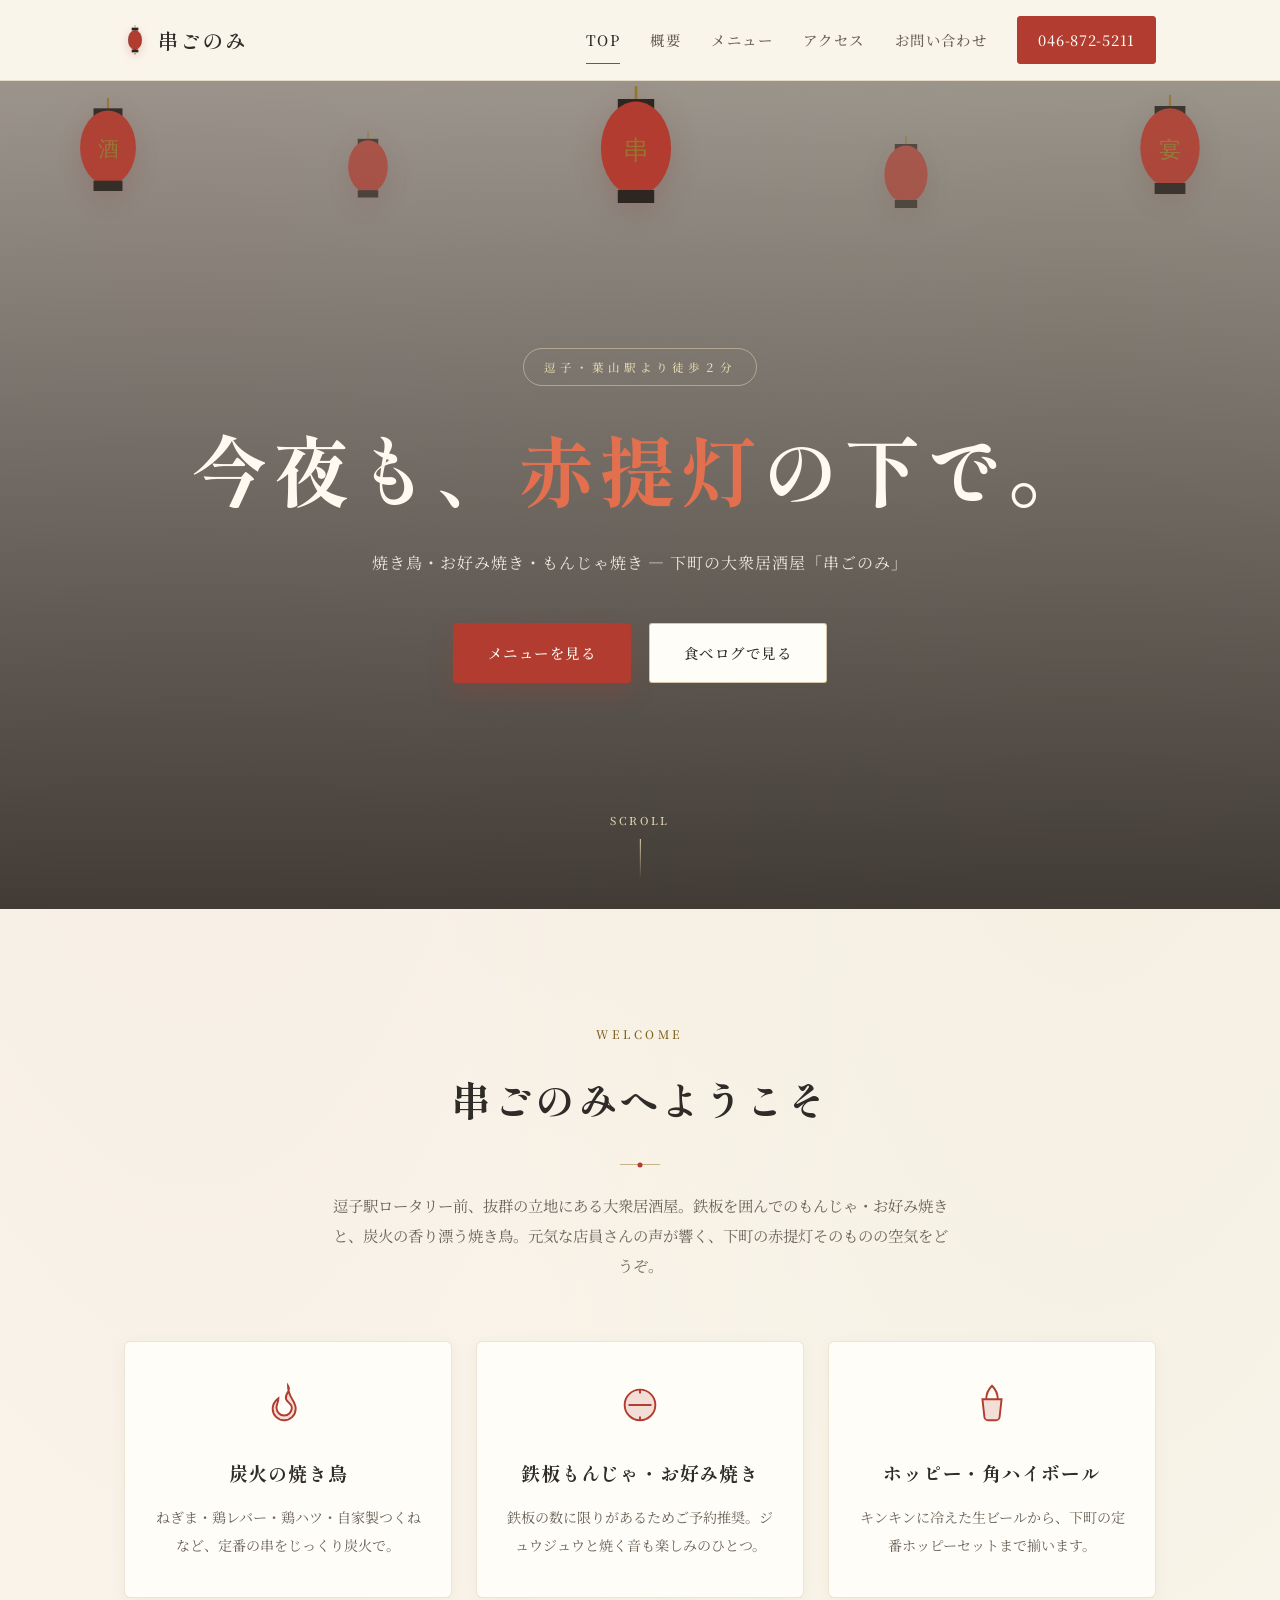
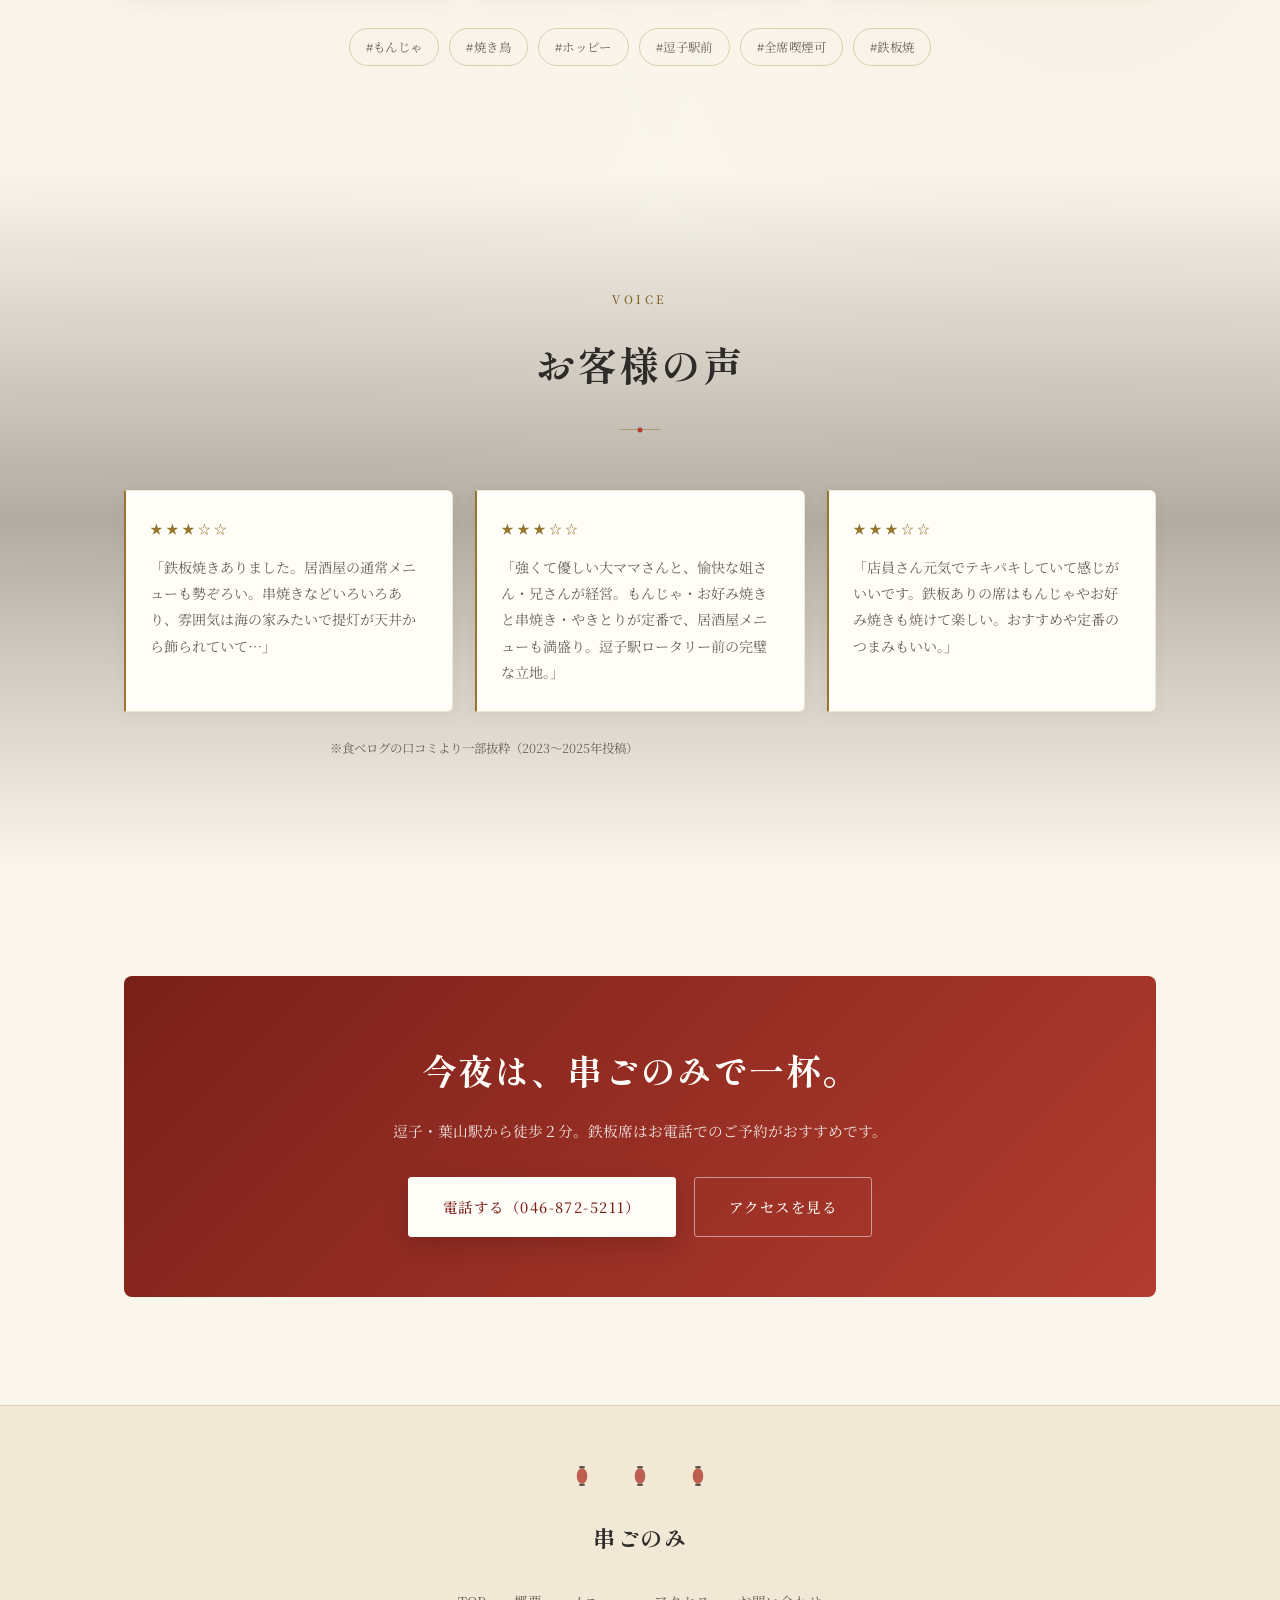
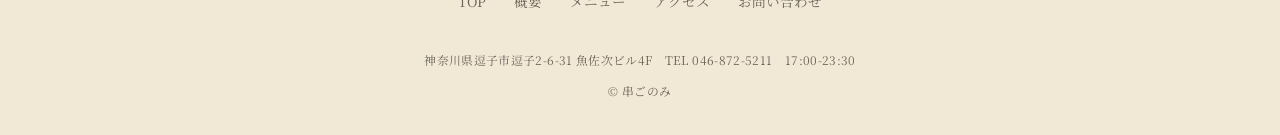
<file: index.html>
<!doctype html>
<html lang="ja">
<head>
<meta charset="UTF-8">
<meta name="viewport" content="width=device-width, initial-scale=1.0">
<title>串ごのみ｜逗子・葉山駅すぐの大衆居酒屋（焼き鳥・お好み焼き・もんじゃ）</title>
<meta name="description" content="逗子・葉山駅から徒歩2分。焼き鳥・お好み焼き・もんじゃが自慢の下町大衆居酒屋「串ごのみ」。赤提灯の灯る店内で、鉄板を囲みながらゆったりと。">
<link rel="icon" href="data:image/svg+xml,%3Csvg xmlns='http://www.w3.org/2000/svg' viewBox='0 0 60 90'%3E%3Cellipse cx='30' cy='45' rx='24' ry='32' fill='%23b23c2f'/%3E%3Crect x='20' y='8' width='20' height='10' fill='%232e2620'/%3E%3Crect x='20' y='72' width='20' height='10' fill='%232e2620'/%3E%3C/svg%3E">
<link rel="stylesheet" href="css/style.css">
</head>
<body>

<div class="noren-curtain"><span></span><span></span><span></span><span></span></div>

<header class="site-header">
  <div class="header-inner">
    <a href="index.html" class="logo">
      <svg class="lantern-mini" viewBox="0 0 60 90" xmlns="http://www.w3.org/2000/svg">
        <line x1="30" y1="0" x2="30" y2="8" stroke="#96762f" stroke-width="2"/>
        <rect x="20" y="8" width="20" height="8" fill="#2e2620"/>
        <ellipse cx="30" cy="45" rx="20" ry="29" fill="#b23c2f"/>
        <ellipse cx="30" cy="45" rx="20" ry="29" fill="none" stroke="#6e1f19" stroke-width="1.5"/>
        <rect x="20" y="74" width="20" height="8" fill="#2e2620"/>
        <path d="M28 84 L32 84 L30 92 Z" fill="#96762f"/>
      </svg>
      串ごのみ
    </a>
    <nav class="nav">
      <a href="index.html">TOP</a>
      <a href="about.html">概要</a>
      <a href="menu.html">メニュー</a>
      <a href="access.html">アクセス</a>
      <a href="contact.html">お問い合わせ</a>
      <a href="tel:0468725211" class="btn-call">046-872-5211</a>
    </nav>
    <button class="hamburger" aria-label="メニュー"><span></span><span></span><span></span></button>
  </div>
</header>

<main>
  <section class="hero has-photo" style="background-image:url('https://images.pexels.com/photos/30277906/pexels-photo-30277906.jpeg?auto=compress&amp;cs=tinysrgb&amp;w=1920');">
    <div class="hero-lanterns">
      <svg class="lantern" viewBox="0 0 60 90"><line x1="30" y1="0" x2="30" y2="10" stroke="#96762f" stroke-width="2"/><rect x="16" y="10" width="28" height="10" fill="#2e2620"/><ellipse cx="30" cy="48" rx="27" ry="36" fill="#b23c2f"/><text x="30" y="56" text-anchor="middle" font-size="20" fill="#96762f" font-family="serif">酒</text><rect x="16" y="80" width="28" height="10" fill="#2e2620"/></svg>
      <svg class="lantern" viewBox="0 0 60 90"><line x1="30" y1="0" x2="30" y2="10" stroke="#96762f" stroke-width="2"/><rect x="16" y="10" width="28" height="10" fill="#2e2620"/><ellipse cx="30" cy="48" rx="27" ry="36" fill="#b23c2f"/><rect x="16" y="80" width="28" height="10" fill="#2e2620"/></svg>
      <svg class="lantern" viewBox="0 0 60 90"><line x1="30" y1="0" x2="30" y2="10" stroke="#96762f" stroke-width="2"/><rect x="16" y="10" width="28" height="10" fill="#2e2620"/><ellipse cx="30" cy="48" rx="27" ry="36" fill="#b23c2f"/><text x="30" y="56" text-anchor="middle" font-size="20" fill="#96762f" font-family="serif">串</text><rect x="16" y="80" width="28" height="10" fill="#2e2620"/></svg>
      <svg class="lantern" viewBox="0 0 60 90"><line x1="30" y1="0" x2="30" y2="10" stroke="#96762f" stroke-width="2"/><rect x="16" y="10" width="28" height="10" fill="#2e2620"/><ellipse cx="30" cy="48" rx="27" ry="36" fill="#b23c2f"/><rect x="16" y="80" width="28" height="10" fill="#2e2620"/></svg>
      <svg class="lantern" viewBox="0 0 60 90"><line x1="30" y1="0" x2="30" y2="10" stroke="#96762f" stroke-width="2"/><rect x="16" y="10" width="28" height="10" fill="#2e2620"/><ellipse cx="30" cy="48" rx="27" ry="36" fill="#b23c2f"/><text x="30" y="56" text-anchor="middle" font-size="20" fill="#96762f" font-family="serif">宴</text><rect x="16" y="80" width="28" height="10" fill="#2e2620"/></svg>
    </div>
    <div class="hero-content">
      <span class="hero-eyebrow">逗子・葉山駅より徒歩２分</span>
      <h1 class="hero-title">今夜も、<span>赤提灯</span>の下で。</h1>
      <p class="hero-sub">焼き鳥・お好み焼き・もんじゃ焼き ― 下町の大衆居酒屋「串ごのみ」</p>
      <div class="hero-actions">
        <a href="menu.html" class="btn btn-primary">メニューを見る</a>
        <a href="https://tabelog.com/kanagawa/A1406/A140602/14063740/" target="_blank" rel="noopener" class="btn btn-outline">食べログで見る</a>
      </div>
    </div>
    <div class="hero-scroll"><span>SCROLL</span><span class="line"></span></div>
  </section>

  <section id="intro">
    <div class="wrap">
      <div class="section-title-wrap reveal">
        <span class="section-eyebrow">Welcome</span>
        <h2 class="section-title">串ごのみへようこそ</h2>
        <div class="divider"></div>
        <p class="section-desc">逗子駅ロータリー前、抜群の立地にある大衆居酒屋。鉄板を囲んでのもんじゃ・お好み焼きと、炭火の香り漂う焼き鳥。元気な店員さんの声が響く、下町の赤提灯そのものの空気をどうぞ。</p>
      </div>

      <div class="grid-3">
        <div class="feature-card reveal">
          <svg class="feature-icon" viewBox="0 0 48 48" fill="none" xmlns="http://www.w3.org/2000/svg">
            <path d="M24 6c4 6-4 8-2 14 1.5 4 6 4 6 9a8 8 0 1 1-16 0c0-4 2-6 2-10-4 3-6 7-6 11a12 12 0 0 0 24 0c0-9-8-11-8-24z" stroke="currentColor" stroke-width="2" fill="rgba(178,60,47,.16)"/>
          </svg>
          <h3>炭火の焼き鳥</h3>
          <p>ねぎま・鶏レバー・鶏ハツ・自家製つくねなど、定番の串をじっくり炭火で。</p>
        </div>
        <div class="feature-card reveal reveal-delay-1">
          <svg class="feature-icon" viewBox="0 0 48 48" fill="none" xmlns="http://www.w3.org/2000/svg">
            <circle cx="24" cy="26" r="16" stroke="currentColor" stroke-width="2" fill="rgba(178,60,47,.16)"/>
            <path d="M12 26h24M24 10v4M24 38v4" stroke="currentColor" stroke-width="2"/>
          </svg>
          <h3>鉄板もんじゃ・お好み焼き</h3>
          <p>鉄板の数に限りがあるためご予約推奨。ジュウジュウと焼く音も楽しみのひとつ。</p>
        </div>
        <div class="feature-card reveal reveal-delay-2">
          <svg class="feature-icon" viewBox="0 0 48 48" fill="none" xmlns="http://www.w3.org/2000/svg">
            <path d="M14 20h20l-2 18a4 4 0 0 1-4 4H20a4 4 0 0 1-4-4l-2-18z" stroke="currentColor" stroke-width="2" fill="rgba(178,60,47,.16)"/>
            <path d="M18 20c0-6 2-10 6-14 4 4 6 8 6 14" stroke="currentColor" stroke-width="2"/>
          </svg>
          <h3>ホッピー・角ハイボール</h3>
          <p>キンキンに冷えた生ビールから、下町の定番ホッピーセットまで揃います。</p>
        </div>
      </div>

      <div class="tag-row reveal">
        <span class="tag">#もんじゃ</span>
        <span class="tag">#焼き鳥</span>
        <span class="tag">#ホッピー</span>
        <span class="tag">#逗子駅前</span>
        <span class="tag">#全席喫煙可</span>
        <span class="tag">#鉄板焼</span>
      </div>
    </div>
  </section>

  <section id="voice" style="background:linear-gradient(180deg, transparent, rgba(46,33,25,.35), transparent);">
    <div class="wrap">
      <div class="section-title-wrap reveal">
        <span class="section-eyebrow">Voice</span>
        <h2 class="section-title">お客様の声</h2>
        <div class="divider"></div>
      </div>
      <div class="quote-strip">
        <div class="quote-card reveal">
          <div class="stars">★★★☆☆</div>
          <p>「鉄板焼きありました。居酒屋の通常メニューも勢ぞろい。串焼きなどいろいろあり、雰囲気は海の家みたいで提灯が天井から飾られていて…」</p>
        </div>
        <div class="quote-card reveal reveal-delay-1">
          <div class="stars">★★★☆☆</div>
          <p>「強くて優しい大ママさんと、愉快な姐さん・兄さんが経営。もんじゃ・お好み焼きと串焼き・やきとりが定番で、居酒屋メニューも満盛り。逗子駅ロータリー前の完璧な立地。」</p>
        </div>
        <div class="quote-card reveal reveal-delay-2">
          <div class="stars">★★★☆☆</div>
          <p>「店員さん元気でテキパキしていて感じがいいです。鉄板ありの席はもんじゃやお好み焼きも焼けて楽しい。おすすめや定番のつまみもいい。」</p>
        </div>
      </div>
      <p class="section-desc reveal" style="margin-top:24px;font-size:.78rem;">※食べログの口コミより一部抜粋（2023〜2025年投稿）</p>
    </div>
  </section>

  <section id="cta">
    <div class="wrap">
      <div class="cta-band reveal">
        <h2>今夜は、串ごのみで一杯。</h2>
        <p>逗子・葉山駅から徒歩２分。鉄板席はお電話でのご予約がおすすめです。</p>
        <div class="hero-actions">
          <a href="tel:0468725211" class="btn btn-primary">電話する（046-872-5211）</a>
          <a href="access.html" class="btn btn-outline">アクセスを見る</a>
        </div>
      </div>
    </div>
  </section>
</main>

<footer class="site-footer">
  <div class="wrap">
    <div class="footer-lanterns">
      <svg class="lantern-mini" viewBox="0 0 60 90"><ellipse cx="30" cy="45" rx="20" ry="29" fill="#b23c2f"/><rect x="20" y="8" width="20" height="8" fill="#2e2620"/><rect x="20" y="74" width="20" height="8" fill="#2e2620"/></svg>
      <svg class="lantern-mini" viewBox="0 0 60 90"><ellipse cx="30" cy="45" rx="20" ry="29" fill="#b23c2f"/><rect x="20" y="8" width="20" height="8" fill="#2e2620"/><rect x="20" y="74" width="20" height="8" fill="#2e2620"/></svg>
      <svg class="lantern-mini" viewBox="0 0 60 90"><ellipse cx="30" cy="45" rx="20" ry="29" fill="#b23c2f"/><rect x="20" y="8" width="20" height="8" fill="#2e2620"/><rect x="20" y="74" width="20" height="8" fill="#2e2620"/></svg>
    </div>
    <div class="footer-logo">串ごのみ</div>
    <nav class="footer-nav">
      <a href="index.html">TOP</a>
      <a href="about.html">概要</a>
      <a href="menu.html">メニュー</a>
      <a href="access.html">アクセス</a>
      <a href="contact.html">お問い合わせ</a>
    </nav>
    <small>神奈川県逗子市逗子2-6-31 魚佐次ビル4F　TEL 046-872-5211　17:00-23:30<br>© 串ごのみ</small>
  </div>
</footer>

<script src="js/main.js"></script>
</body>
</html>
</file>
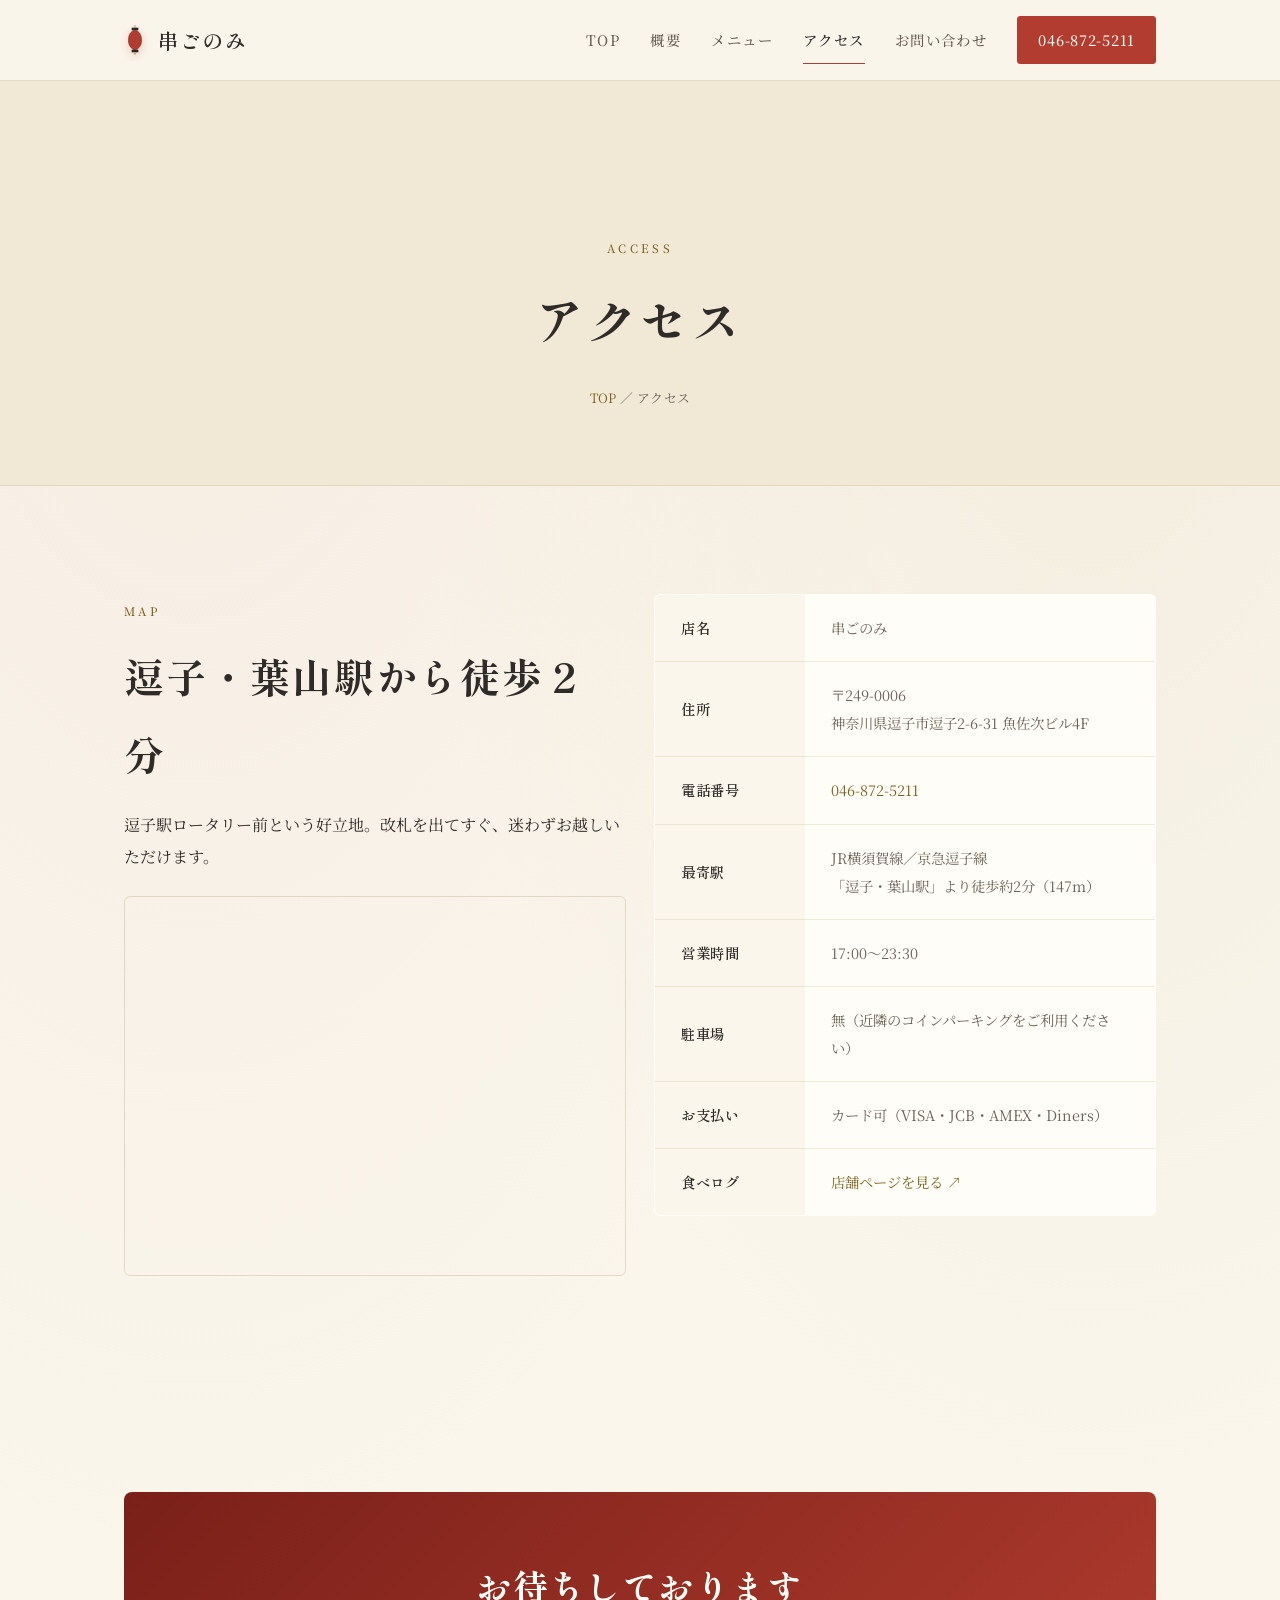
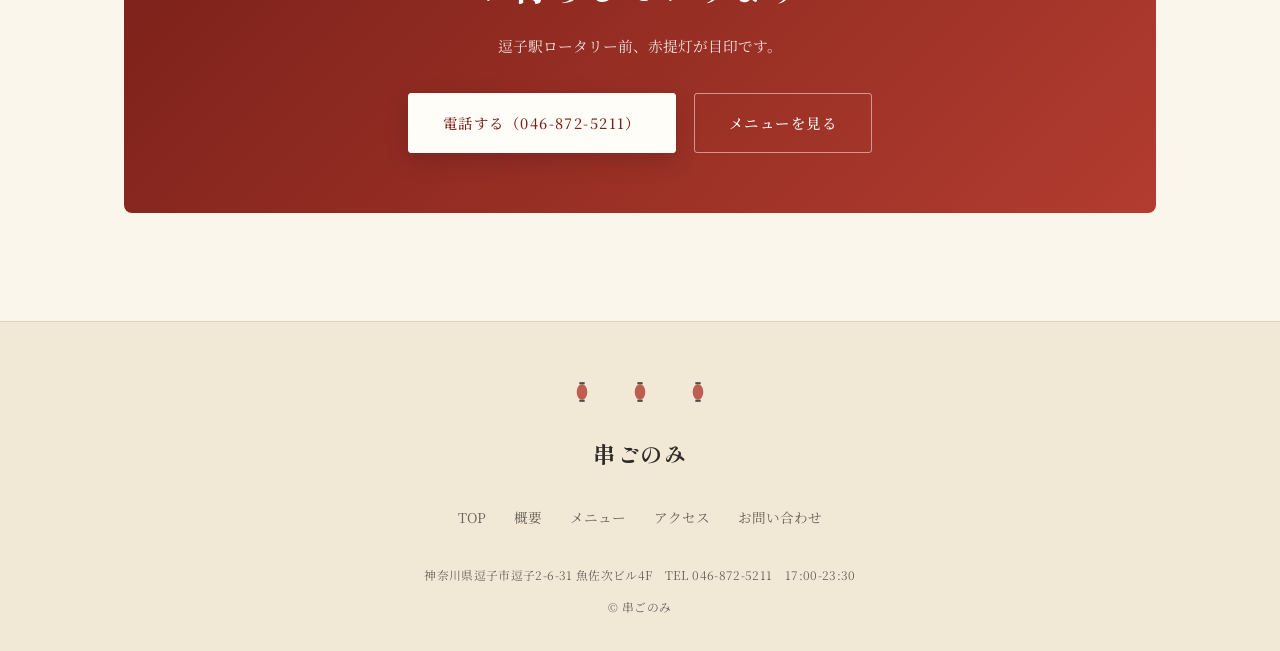
<file: access.html>
<!doctype html>
<html lang="ja">
<head>
<meta charset="UTF-8">
<meta name="viewport" content="width=device-width, initial-scale=1.0">
<title>アクセス｜串ごのみ ― 逗子・葉山駅より徒歩２分</title>
<meta name="description" content="串ごのみへのアクセス。神奈川県逗子市逗子2-6-31 魚佐次ビル4F。逗子・葉山駅から徒歩約2分（147m）、逗子駅ロータリー前です。">
<link rel="icon" href="data:image/svg+xml,%3Csvg xmlns='http://www.w3.org/2000/svg' viewBox='0 0 60 90'%3E%3Cellipse cx='30' cy='45' rx='24' ry='32' fill='%23b23c2f'/%3E%3Crect x='20' y='8' width='20' height='10' fill='%232e2620'/%3E%3Crect x='20' y='72' width='20' height='10' fill='%232e2620'/%3E%3C/svg%3E">
<link rel="stylesheet" href="css/style.css">
</head>
<body>

<div class="noren-curtain"><span></span><span></span><span></span><span></span></div>

<header class="site-header">
  <div class="header-inner">
    <a href="index.html" class="logo">
      <svg class="lantern-mini" viewBox="0 0 60 90" xmlns="http://www.w3.org/2000/svg">
        <line x1="30" y1="0" x2="30" y2="8" stroke="#96762f" stroke-width="2"/>
        <rect x="20" y="8" width="20" height="8" fill="#2e2620"/>
        <ellipse cx="30" cy="45" rx="20" ry="29" fill="#b23c2f"/>
        <ellipse cx="30" cy="45" rx="20" ry="29" fill="none" stroke="#6e1f19" stroke-width="1.5"/>
        <rect x="20" y="74" width="20" height="8" fill="#2e2620"/>
        <path d="M28 84 L32 84 L30 92 Z" fill="#96762f"/>
      </svg>
      串ごのみ
    </a>
    <nav class="nav">
      <a href="index.html">TOP</a>
      <a href="about.html">概要</a>
      <a href="menu.html">メニュー</a>
      <a href="access.html">アクセス</a>
      <a href="contact.html">お問い合わせ</a>
      <a href="tel:0468725211" class="btn-call">046-872-5211</a>
    </nav>
    <button class="hamburger" aria-label="メニュー"><span></span><span></span><span></span></button>
  </div>
</header>

<main>
  <section class="page-hero">
    <div class="wrap">
      <span class="section-eyebrow">Access</span>
      <h1>アクセス</h1>
      <p class="breadcrumb"><a href="index.html">TOP</a> ／ アクセス</p>
    </div>
  </section>

  <section id="access-body">
    <div class="wrap">
      <div class="grid-2">
        <div class="reveal">
          <span class="section-eyebrow">Map</span>
          <h2 class="section-title" style="text-align:left;">逗子・葉山駅から徒歩２分</h2>
          <p style="margin-top:16px;color:var(--cream-dim);">逗子駅ロータリー前という好立地。改札を出てすぐ、迷わずお越しいただけます。</p>
          <div class="map-frame" style="margin-top:24px;">
            <iframe src="https://www.google.com/maps?q=%E7%A5%9E%E5%A5%88%E5%B7%9D%E7%9C%8C%E9%80%97%E5%AD%90%E5%B8%82%E9%80%97%E5%AD%902-6-31&output=embed" loading="lazy" referrerpolicy="no-referrer-when-downgrade" allowfullscreen></iframe>
          </div>
        </div>
        <div class="reveal reveal-delay-1">
          <table class="info-table">
            <tr><th>店名</th><td>串ごのみ</td></tr>
            <tr><th>住所</th><td>〒249-0006<br>神奈川県逗子市逗子2-6-31 魚佐次ビル4F</td></tr>
            <tr><th>電話番号</th><td><a href="tel:0468725211">046-872-5211</a></td></tr>
            <tr><th>最寄駅</th><td>JR横須賀線／京急逗子線<br>「逗子・葉山駅」より徒歩約2分（147m）</td></tr>
            <tr><th>営業時間</th><td>17:00〜23:30</td></tr>
            <tr><th>駐車場</th><td>無（近隣のコインパーキングをご利用ください）</td></tr>
            <tr><th>お支払い</th><td>カード可（VISA・JCB・AMEX・Diners）</td></tr>
            <tr><th>食べログ</th><td><a href="https://tabelog.com/kanagawa/A1406/A140602/14063740/" target="_blank" rel="noopener">店舗ページを見る ↗</a></td></tr>
          </table>
        </div>
      </div>
    </div>
  </section>

  <section id="cta">
    <div class="wrap">
      <div class="cta-band reveal">
        <h2>お待ちしております</h2>
        <p>逗子駅ロータリー前、赤提灯が目印です。</p>
        <div class="hero-actions">
          <a href="tel:0468725211" class="btn btn-primary">電話する（046-872-5211）</a>
          <a href="menu.html" class="btn btn-outline">メニューを見る</a>
        </div>
      </div>
    </div>
  </section>
</main>

<footer class="site-footer">
  <div class="wrap">
    <div class="footer-lanterns">
      <svg class="lantern-mini" viewBox="0 0 60 90"><ellipse cx="30" cy="45" rx="20" ry="29" fill="#b23c2f"/><rect x="20" y="8" width="20" height="8" fill="#2e2620"/><rect x="20" y="74" width="20" height="8" fill="#2e2620"/></svg>
      <svg class="lantern-mini" viewBox="0 0 60 90"><ellipse cx="30" cy="45" rx="20" ry="29" fill="#b23c2f"/><rect x="20" y="8" width="20" height="8" fill="#2e2620"/><rect x="20" y="74" width="20" height="8" fill="#2e2620"/></svg>
      <svg class="lantern-mini" viewBox="0 0 60 90"><ellipse cx="30" cy="45" rx="20" ry="29" fill="#b23c2f"/><rect x="20" y="8" width="20" height="8" fill="#2e2620"/><rect x="20" y="74" width="20" height="8" fill="#2e2620"/></svg>
    </div>
    <div class="footer-logo">串ごのみ</div>
    <nav class="footer-nav">
      <a href="index.html">TOP</a>
      <a href="about.html">概要</a>
      <a href="menu.html">メニュー</a>
      <a href="access.html">アクセス</a>
      <a href="contact.html">お問い合わせ</a>
    </nav>
    <small>神奈川県逗子市逗子2-6-31 魚佐次ビル4F　TEL 046-872-5211　17:00-23:30<br>© 串ごのみ</small>
  </div>
</footer>

<script src="js/main.js"></script>
</body>
</html>
</file>
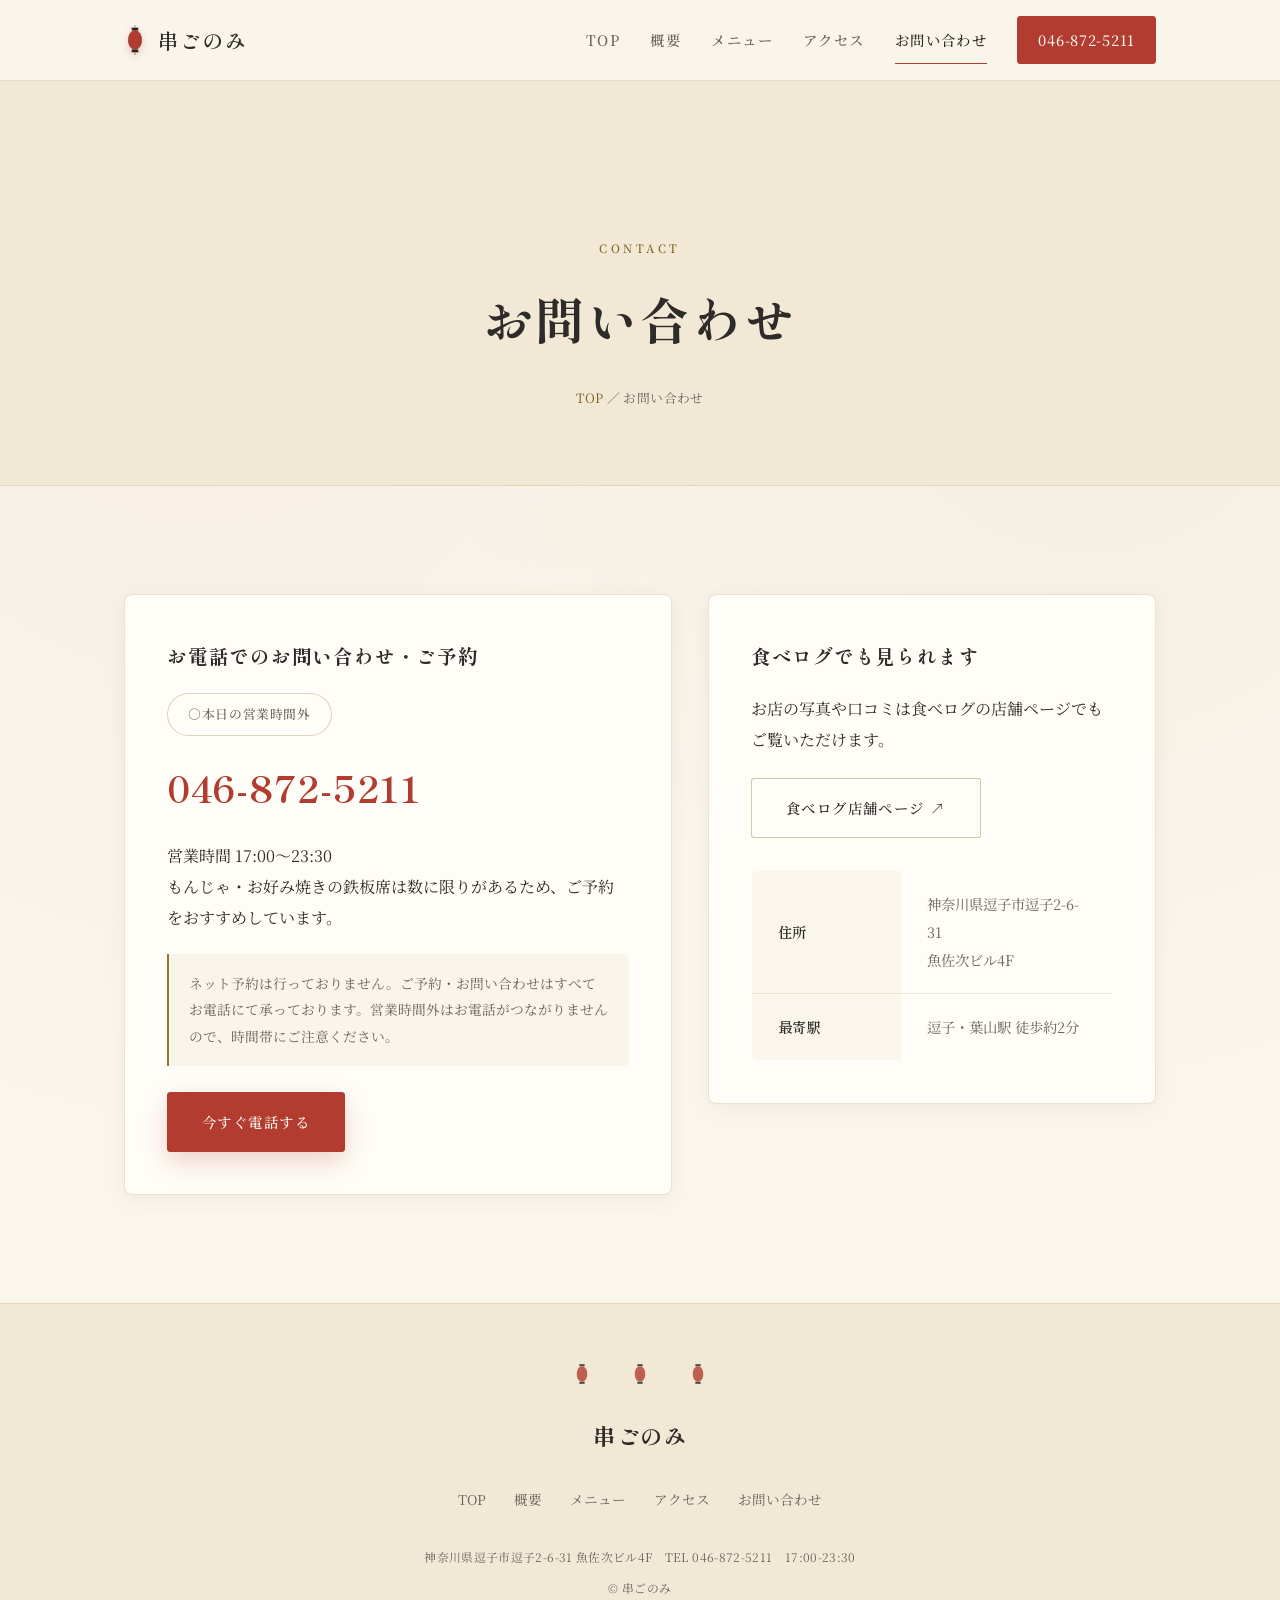
<file: contact.html>
<!doctype html>
<html lang="ja">
<head>
<meta charset="UTF-8">
<meta name="viewport" content="width=device-width, initial-scale=1.0">
<title>お問い合わせ｜串ごのみ</title>
<meta name="description" content="串ごのみへのお問い合わせ・ご予約はお電話にて。046-872-5211。食べログの店舗ページもあわせてご覧ください。">
<link rel="icon" href="data:image/svg+xml,%3Csvg xmlns='http://www.w3.org/2000/svg' viewBox='0 0 60 90'%3E%3Cellipse cx='30' cy='45' rx='24' ry='32' fill='%23b23c2f'/%3E%3Crect x='20' y='8' width='20' height='10' fill='%232e2620'/%3E%3Crect x='20' y='72' width='20' height='10' fill='%232e2620'/%3E%3C/svg%3E">
<link rel="stylesheet" href="css/style.css">
</head>
<body>

<div class="noren-curtain"><span></span><span></span><span></span><span></span></div>

<header class="site-header">
  <div class="header-inner">
    <a href="index.html" class="logo">
      <svg class="lantern-mini" viewBox="0 0 60 90" xmlns="http://www.w3.org/2000/svg">
        <line x1="30" y1="0" x2="30" y2="8" stroke="#96762f" stroke-width="2"/>
        <rect x="20" y="8" width="20" height="8" fill="#2e2620"/>
        <ellipse cx="30" cy="45" rx="20" ry="29" fill="#b23c2f"/>
        <ellipse cx="30" cy="45" rx="20" ry="29" fill="none" stroke="#6e1f19" stroke-width="1.5"/>
        <rect x="20" y="74" width="20" height="8" fill="#2e2620"/>
        <path d="M28 84 L32 84 L30 92 Z" fill="#96762f"/>
      </svg>
      串ごのみ
    </a>
    <nav class="nav">
      <a href="index.html">TOP</a>
      <a href="about.html">概要</a>
      <a href="menu.html">メニュー</a>
      <a href="access.html">アクセス</a>
      <a href="contact.html">お問い合わせ</a>
      <a href="tel:0468725211" class="btn-call">046-872-5211</a>
    </nav>
    <button class="hamburger" aria-label="メニュー"><span></span><span></span><span></span></button>
  </div>
</header>

<main>
  <section class="page-hero">
    <div class="wrap">
      <span class="section-eyebrow">Contact</span>
      <h1>お問い合わせ</h1>
      <p class="breadcrumb"><a href="index.html">TOP</a> ／ お問い合わせ</p>
    </div>
  </section>

  <section id="contact-body">
    <div class="wrap">
      <div class="contact-grid">
        <div class="contact-card reveal">
          <h3>お電話でのお問い合わせ・ご予約</h3>
          <span class="open-status">確認中…</span>
          <a href="tel:0468725211" class="big-phone">046-872-5211</a>
          <p style="color:var(--cream-dim);">営業時間 17:00〜23:30<br>もんじゃ・お好み焼きの鉄板席は数に限りがあるため、ご予約をおすすめしています。</p>
          <div class="note-box">
            ネット予約は行っておりません。ご予約・お問い合わせはすべてお電話にて承っております。営業時間外はお電話がつながりませんので、時間帯にご注意ください。
          </div>
          <div class="hero-actions" style="justify-content:flex-start;margin-top:26px;">
            <a href="tel:0468725211" class="btn btn-primary">今すぐ電話する</a>
          </div>
        </div>

        <div class="contact-card reveal reveal-delay-1">
          <h3>食べログでも見られます</h3>
          <p style="color:var(--cream-dim);">お店の写真や口コミは食べログの店舗ページでもご覧いただけます。</p>
          <div class="hero-actions" style="justify-content:flex-start;margin-top:22px;">
            <a href="https://tabelog.com/kanagawa/A1406/A140602/14063740/" target="_blank" rel="noopener" class="btn btn-outline">食べログ店舗ページ ↗</a>
          </div>
          <table class="info-table" style="margin-top:32px;">
            <tr><th>住所</th><td>神奈川県逗子市逗子2-6-31<br>魚佐次ビル4F</td></tr>
            <tr><th>最寄駅</th><td>逗子・葉山駅 徒歩約2分</td></tr>
          </table>
        </div>
      </div>
    </div>
  </section>
</main>

<footer class="site-footer">
  <div class="wrap">
    <div class="footer-lanterns">
      <svg class="lantern-mini" viewBox="0 0 60 90"><ellipse cx="30" cy="45" rx="20" ry="29" fill="#b23c2f"/><rect x="20" y="8" width="20" height="8" fill="#2e2620"/><rect x="20" y="74" width="20" height="8" fill="#2e2620"/></svg>
      <svg class="lantern-mini" viewBox="0 0 60 90"><ellipse cx="30" cy="45" rx="20" ry="29" fill="#b23c2f"/><rect x="20" y="8" width="20" height="8" fill="#2e2620"/><rect x="20" y="74" width="20" height="8" fill="#2e2620"/></svg>
      <svg class="lantern-mini" viewBox="0 0 60 90"><ellipse cx="30" cy="45" rx="20" ry="29" fill="#b23c2f"/><rect x="20" y="8" width="20" height="8" fill="#2e2620"/><rect x="20" y="74" width="20" height="8" fill="#2e2620"/></svg>
    </div>
    <div class="footer-logo">串ごのみ</div>
    <nav class="footer-nav">
      <a href="index.html">TOP</a>
      <a href="about.html">概要</a>
      <a href="menu.html">メニュー</a>
      <a href="access.html">アクセス</a>
      <a href="contact.html">お問い合わせ</a>
    </nav>
    <small>神奈川県逗子市逗子2-6-31 魚佐次ビル4F　TEL 046-872-5211　17:00-23:30<br>© 串ごのみ</small>
  </div>
</footer>

<script src="js/main.js"></script>
</body>
</html>
</file>
<file: css/style.css>
@import url('https://fonts.googleapis.com/css2?family=Shippori+Mincho:wght@400;500;600;700;800&family=Noto+Serif+JP:wght@400;500;600;700&display=swap');

:root {
  --bg: #faf6ec;
  --bg-deep: #f1e9d6;
  --paper: #fffdf7;
  --wood: #a67c52;
  --wood-light: #c7a479;
  --red: #b23c2f;
  --red-light: #c85040;
  --red-deep: #7a2019;
  --brass: #96762f;
  --brass-soft: #7d611f;
  --ink: #2e2b28;
  --ink-dim: #6b6259;
  --shadow: rgba(122, 92, 50, 0.16);
  --font-mincho: 'Shippori Mincho', 'Noto Serif JP', serif;
  --font-serif: 'Noto Serif JP', 'Shippori Mincho', serif;
}

* { box-sizing: border-box; margin: 0; padding: 0; }

html { scroll-behavior: smooth; }

body {
  background-color: var(--bg);
  background-image:
    radial-gradient(ellipse at 15% 0%, rgba(178,60,47,0.06), transparent 50%),
    radial-gradient(ellipse at 85% 10%, rgba(150,118,47,0.07), transparent 45%);
  color: var(--ink);
  font-family: var(--font-serif);
  font-weight: 400;
  line-height: 1.95;
  overflow-x: hidden;
  -webkit-font-smoothing: antialiased;
}

img { max-width: 100%; display: block; }
a { color: inherit; text-decoration: none; }
ul { list-style: none; }

.wrap { max-width: 1080px; margin: 0 auto; padding: 0 24px; }

/* ---------- Noren loading curtain ---------- */
.noren-curtain {
  position: fixed;
  inset: 0;
  z-index: 9999;
  display: flex;
  pointer-events: none;
}
.noren-curtain span {
  flex: 1;
  background: linear-gradient(180deg, var(--red-deep), var(--red));
  transform-origin: top;
  animation: norenOpen 1s cubic-bezier(.65,0,.35,1) forwards;
  animation-delay: .15s;
}
.noren-curtain span:nth-child(2) { animation-delay: .25s; }
.noren-curtain span:nth-child(3) { animation-delay: .35s; }
.noren-curtain span:nth-child(4) { animation-delay: .45s; }
@keyframes norenOpen {
  0% { transform: scaleY(1); }
  100% { transform: scaleY(0); }
}

/* ---------- Header ---------- */
.site-header {
  position: sticky;
  top: 0;
  z-index: 500;
  background: rgba(250, 246, 236, 0.92);
  backdrop-filter: blur(8px);
  border-bottom: 1px solid rgba(150, 118, 47, 0.2);
  transition: box-shadow .3s ease;
}
.site-header.scrolled { box-shadow: 0 10px 26px var(--shadow); }
.header-inner {
  display: flex;
  align-items: center;
  justify-content: space-between;
  padding: 16px 24px;
  max-width: 1080px;
  margin: 0 auto;
}
.logo {
  display: flex;
  align-items: center;
  gap: 12px;
  font-family: var(--font-mincho);
  font-weight: 600;
  font-size: 1.3rem;
  color: var(--ink);
  letter-spacing: .06em;
}
.logo .lantern-mini { width: 22px; height: 30px; animation: swing 4.5s ease-in-out infinite; transform-origin: top center; filter: drop-shadow(0 3px 5px rgba(178,60,47,.25)); }
.nav {
  display: flex;
  align-items: center;
  gap: 30px;
}
.nav a {
  font-family: var(--font-serif);
  font-size: .9rem;
  font-weight: 500;
  letter-spacing: .1em;
  color: var(--ink-dim);
  position: relative;
  padding: 4px 0;
  transition: color .25s ease;
}
.nav a::after {
  content: '';
  position: absolute;
  left: 0; bottom: -6px;
  width: 0; height: 1px;
  background: var(--red);
  transition: width .3s ease;
}
.nav a:hover, .nav a.active { color: var(--ink); }
.nav a:hover::after, .nav a.active::after { width: 100%; }
.nav .btn-call {
  background: var(--red);
  color: var(--paper);
  padding: 9px 20px;
  border-radius: 3px;
  border: 1px solid var(--red);
  font-weight: 500;
  letter-spacing: .05em;
  transition: all .25s ease;
}
.nav .btn-call:hover { background: var(--red-light); border-color: var(--red-light); }

.hamburger {
  display: none;
  flex-direction: column;
  gap: 5px;
  background: none;
  border: none;
  cursor: pointer;
  padding: 8px;
}
.hamburger span { width: 22px; height: 1px; background: var(--ink); transition: all .3s ease; }
.hamburger.open span:nth-child(1) { transform: translateY(6px) rotate(45deg); }
.hamburger.open span:nth-child(2) { opacity: 0; }
.hamburger.open span:nth-child(3) { transform: translateY(-6px) rotate(-45deg); }

/* ---------- Buttons ---------- */
.btn {
  display: inline-flex;
  align-items: center;
  gap: 8px;
  padding: 15px 34px;
  border-radius: 3px;
  font-family: var(--font-serif);
  font-size: .9rem;
  font-weight: 500;
  letter-spacing: .1em;
  border: 1px solid transparent;
  cursor: pointer;
  transition: transform .25s ease, box-shadow .25s ease, background .25s ease, border-color .25s ease;
}
.btn-primary {
  background: var(--red);
  color: var(--paper);
  border-color: var(--red);
  box-shadow: 0 10px 24px rgba(178,60,47,.22);
}
.btn-primary:hover { background: var(--red-light); border-color: var(--red-light); transform: translateY(-2px); box-shadow: 0 14px 28px rgba(178,60,47,.3); }
.btn-outline {
  background: var(--paper);
  color: var(--ink);
  border-color: rgba(150,118,47,.4);
}
.btn-outline:hover { background: var(--bg-deep); border-color: var(--brass); transform: translateY(-2px); }

/* ---------- Hero ---------- */
.hero {
  position: relative;
  min-height: 92vh;
  display: flex;
  align-items: center;
  justify-content: center;
  text-align: center;
  overflow: hidden;
  padding: 120px 24px 80px;
}
.hero::before {
  content: '';
  position: absolute; inset: 0;
  background:
    radial-gradient(circle at 50% 20%, rgba(178,60,47,.10), transparent 55%),
    radial-gradient(circle at 50% 100%, rgba(150,118,47,.06), transparent 60%),
    linear-gradient(180deg, var(--bg), var(--bg-deep) 90%);
  z-index: 0;
}
.hero.has-photo { background-size: cover; background-position: center 30%; }
.hero.has-photo::before {
  background: linear-gradient(180deg, rgba(20,14,10,.4), rgba(20,14,10,.8));
}
.hero.has-photo .hero-eyebrow { color: #e8d9b0; border-color: rgba(232,217,176,.5); }
.hero.has-photo .hero-title { color: #fffaf0; }
.hero.has-photo .hero-title span { color: #e2704f; }
.hero.has-photo .hero-sub { color: rgba(255,250,240,.88); }
.hero.has-photo .hero-scroll { color: #e8d9b0; }
.hero.has-photo .hero-scroll .line { background: linear-gradient(#e8d9b0, transparent); }
.hero-lanterns {
  position: absolute;
  top: 0; left: 0; right: 0;
  display: flex;
  justify-content: space-between;
  padding: 0 6%;
  z-index: 1;
  pointer-events: none;
}
.hero-lanterns .lantern { width: 62px; animation: swing 5s ease-in-out infinite; transform-origin: top center; opacity: .92; filter: drop-shadow(0 8px 14px rgba(122,32,25,.18)); }
.hero-lanterns .lantern:nth-child(2) { animation-delay: .7s; width: 44px; opacity: .7; margin-top: 40px; }
.hero-lanterns .lantern:nth-child(3) { animation-delay: 1.4s; width: 78px; opacity: 1; }
.hero-lanterns .lantern:nth-child(4) { animation-delay: .35s; width: 48px; opacity: .65; margin-top: 55px; }
.hero-lanterns .lantern:nth-child(5) { animation-delay: 1.9s; width: 66px; opacity: .85; }

.hero-content { position: relative; z-index: 2; }
.hero-eyebrow {
  display: inline-block;
  color: var(--brass-soft);
  font-family: var(--font-serif);
  font-weight: 500;
  letter-spacing: .35em;
  font-size: .72rem;
  margin-bottom: 26px;
  border: 1px solid rgba(150,118,47,.4);
  padding: 7px 20px;
  border-radius: 999px;
}
.hero-title {
  font-family: var(--font-mincho);
  font-weight: 700;
  font-size: clamp(2.5rem, 6.5vw, 4.8rem);
  line-height: 1.45;
  color: var(--ink);
  letter-spacing: .06em;
  animation: none;
}
.hero-title span { color: var(--red); }
.hero-sub {
  margin-top: 24px;
  font-family: var(--font-serif);
  font-size: 1rem;
  font-weight: 400;
  color: var(--ink-dim);
  letter-spacing: .06em;
}
.hero-actions {
  margin-top: 44px;
  display: flex;
  gap: 18px;
  justify-content: center;
  flex-wrap: wrap;
}
.hero-scroll {
  position: absolute;
  bottom: 30px;
  left: 50%;
  transform: translateX(-50%);
  z-index: 2;
  color: var(--brass-soft);
  font-size: .68rem;
  font-weight: 500;
  letter-spacing: .25em;
  display: flex;
  flex-direction: column;
  align-items: center;
  gap: 8px;
}
.hero-scroll .line { width: 1px; height: 40px; background: linear-gradient(var(--brass), transparent); animation: scrollLine 2.2s ease-in-out infinite; }

@keyframes swing {
  0%, 100% { transform: rotate(-3deg); }
  50% { transform: rotate(3deg); }
}
@keyframes scrollLine {
  0% { transform: scaleY(0); transform-origin: top; }
  50% { transform: scaleY(1); transform-origin: top; }
  51% { transform-origin: bottom; }
  100% { transform: scaleY(0); transform-origin: bottom; }
}

/* ---------- Sections ---------- */
section { padding: 108px 0; position: relative; }
.section-title-wrap { text-align: center; margin-bottom: 60px; }
.section-eyebrow {
  color: var(--brass-soft);
  font-family: var(--font-serif);
  font-weight: 500;
  letter-spacing: .3em;
  font-size: .72rem;
  text-transform: uppercase;
}
.section-title {
  font-family: var(--font-mincho);
  font-weight: 700;
  font-size: clamp(1.7rem, 4vw, 2.5rem);
  color: var(--ink);
  margin-top: 12px;
  letter-spacing: .05em;
}
.section-desc {
  max-width: 620px;
  margin: 18px auto 0;
  color: var(--ink-dim);
  font-size: .96rem;
}

.divider {
  width: 40px; height: 1px;
  background: rgba(150,118,47,.5);
  margin: 26px auto;
  position: relative;
}
.divider::before {
  content: '';
  position: absolute;
  left: 50%; top: 50%;
  width: 5px; height: 5px;
  background: var(--red);
  border-radius: 50%;
  transform: translate(-50%, -50%);
}

/* reveal on scroll */
.reveal { opacity: 0; transform: translateY(24px); transition: opacity .8s ease, transform .8s ease; }
.reveal.is-visible { opacity: 1; transform: translateY(0); }
.reveal-delay-1.is-visible { transition-delay: .1s; }
.reveal-delay-2.is-visible { transition-delay: .2s; }
.reveal-delay-3.is-visible { transition-delay: .3s; }

/* ---------- Cards / grid ---------- */
.grid-3 { display: grid; grid-template-columns: repeat(3, 1fr); gap: 24px; }
.grid-2 { display: grid; grid-template-columns: repeat(2, 1fr); gap: 28px; }

.feature-card {
  background: var(--paper);
  border: 1px solid rgba(150,118,47,.18);
  border-radius: 6px;
  padding: 38px 28px;
  text-align: center;
  box-shadow: 0 4px 16px rgba(122,92,50,.06);
  transition: transform .3s ease, box-shadow .3s ease, border-color .3s ease;
}
.feature-card:hover {
  transform: translateY(-6px);
  box-shadow: 0 20px 34px rgba(122,92,50,.14);
  border-color: rgba(150,118,47,.4);
}
.feature-icon {
  width: 46px; height: 46px;
  margin: 0 auto 20px;
  color: var(--red);
}
.feature-card.has-photo { padding: 0 0 32px; overflow: hidden; text-align: center; }
.feature-card .card-photo {
  width: 100%; height: 168px;
  object-fit: cover;
  display: block;
  margin-bottom: 22px;
}
.feature-card.has-photo h3, .feature-card.has-photo p { padding: 0 28px; }
.menu-photo {
  width: 100%; height: 220px;
  object-fit: cover;
  border-radius: 8px;
  margin-bottom: 22px;
  filter: saturate(1.05);
}
.feature-card h3 {
  font-family: var(--font-mincho);
  font-weight: 700;
  font-size: 1.18rem;
  color: var(--ink);
  margin-bottom: 12px;
  letter-spacing: .04em;
}
.feature-card p { color: var(--ink-dim); font-size: .88rem; }

/* menu items */
.menu-category { margin-bottom: 68px; }
.menu-category h3 {
  font-family: var(--font-mincho);
  font-weight: 700;
  font-size: 1.4rem;
  color: var(--ink);
  margin-bottom: 8px;
  display: flex;
  align-items: center;
  gap: 12px;
  letter-spacing: .04em;
}
.menu-category h3 .steam { width: 18px; height: 24px; }
.menu-category .cat-desc { color: var(--ink-dim); font-size: .86rem; margin-bottom: 24px; }
.menu-list { display: grid; grid-template-columns: repeat(2, 1fr); gap: 2px 40px; }
.menu-item {
  display: flex;
  justify-content: space-between;
  align-items: baseline;
  gap: 12px;
  padding: 15px 4px;
  border-bottom: 1px solid rgba(150,118,47,.16);
  transition: background .25s ease, padding-left .25s ease;
}
.menu-item:hover { background: rgba(178,60,47,.05); padding-left: 8px; }
.menu-item .name { font-family: var(--font-serif); font-weight: 500; color: var(--ink); font-size: .96rem; }
.menu-item .name small { display: block; color: var(--ink-dim); font-size: .76rem; margin-top: 3px; font-weight: 400; }
.menu-item .price {
  color: var(--brass-soft);
  font-weight: 500;
  font-size: .78rem;
  letter-spacing: .05em;
  white-space: nowrap;
}
.menu-item .price:empty { display: none; }

/* nomihoudai highlight plan */
.plan-box {
  background: linear-gradient(155deg, rgba(178,60,47,.06), var(--paper));
  border: 1px solid rgba(150,118,47,.3);
  border-radius: 8px;
  padding: 34px 32px;
  display: flex;
  justify-content: space-between;
  align-items: center;
  gap: 24px;
  flex-wrap: wrap;
}
.plan-box .plan-text h4 {
  font-family: var(--font-mincho);
  font-weight: 700;
  font-size: 1.15rem;
  color: var(--ink);
  letter-spacing: .04em;
  margin-bottom: 8px;
}
.plan-box .plan-text p { color: var(--ink-dim); font-size: .88rem; max-width: 480px; }
.plan-box .plan-badge {
  flex-shrink: 0;
  border: 1px solid var(--brass);
  color: var(--brass-soft);
  font-size: .78rem;
  font-weight: 500;
  letter-spacing: .1em;
  padding: 10px 22px;
  border-radius: 999px;
}

.tag-row { display: flex; flex-wrap: wrap; gap: 10px; justify-content: center; margin-top: 30px; }
.tag {
  border: 1px solid rgba(150,118,47,.3);
  color: var(--ink-dim);
  font-weight: 400;
  padding: 6px 16px;
  border-radius: 999px;
  font-size: .78rem;
  letter-spacing: .03em;
  transition: all .25s ease;
}
.tag:hover { border-color: var(--red); color: var(--red); }

/* info table */
.info-table {
  width: 100%;
  border-collapse: collapse;
  background: var(--paper);
  border: 1px solid rgba(150,118,47,.18);
  border-radius: 6px;
  overflow: hidden;
}
.info-table tr { border-bottom: 1px solid rgba(150,118,47,.14); }
.info-table tr:last-child { border-bottom: none; }
.info-table th, .info-table td {
  text-align: left;
  padding: 19px 26px;
  font-size: .9rem;
}
.info-table th {
  width: 150px;
  font-family: var(--font-mincho);
  color: var(--ink);
  font-weight: 600;
  letter-spacing: .04em;
  background: rgba(150,118,47,.05);
}
.info-table td { color: var(--ink-dim); }
.info-table a { color: var(--brass-soft); }
.info-table a:hover { text-decoration: underline; }

.map-frame {
  width: 100%;
  height: 380px;
  border: 1px solid rgba(150,118,47,.22);
  border-radius: 6px;
  overflow: hidden;
  filter: sepia(.08) contrast(.98);
}
.map-frame iframe { width: 100%; height: 100%; border: 0; }

/* callout / cta band */
.cta-band {
  background: linear-gradient(135deg, var(--red-deep), var(--red));
  border-radius: 8px;
  padding: 60px 40px;
  text-align: center;
  position: relative;
  overflow: hidden;
}
.cta-band h2 {
  font-family: var(--font-mincho);
  font-weight: 700;
  font-size: clamp(1.5rem, 3.4vw, 2.2rem);
  color: var(--paper);
  position: relative;
  letter-spacing: .04em;
}
.cta-band p { color: rgba(255,253,247,.88); margin-top: 12px; position: relative; font-size: .92rem; }
.cta-band .hero-actions { margin-top: 32px; }
.cta-band .btn-outline { background: transparent; border-color: rgba(255,253,247,.5); color: var(--paper); }
.cta-band .btn-primary { background: var(--paper); border-color: var(--paper); color: var(--red-deep); box-shadow: 0 8px 24px rgba(0,0,0,.15); }

/* review quote strip */
.quote-strip { display: grid; grid-template-columns: repeat(3, 1fr); gap: 22px; }
.quote-card {
  background: var(--paper);
  border: 1px solid rgba(150,118,47,.16);
  border-left: 2px solid var(--brass);
  padding: 26px 24px;
  border-radius: 0 6px 6px 0;
  box-shadow: 0 4px 14px rgba(122,92,50,.06);
}
.quote-card p { font-family: var(--font-serif); font-size: .88rem; color: var(--ink-dim); line-height: 1.85; }
.quote-card .stars { color: var(--brass); margin-bottom: 12px; letter-spacing: 3px; font-size: .8rem; }

/* footer */
.site-footer {
  background: var(--bg-deep);
  border-top: 1px solid rgba(150,118,47,.18);
  padding: 58px 0 30px;
  text-align: center;
}
.footer-logo {
  font-family: var(--font-mincho);
  font-weight: 700;
  font-size: 1.4rem;
  color: var(--ink);
  letter-spacing: .06em;
}
.footer-nav { display: flex; justify-content: center; gap: 28px; flex-wrap: wrap; margin: 28px 0; }
.footer-nav a { color: var(--ink-dim); font-size: .85rem; font-weight: 400; }
.footer-nav a:hover { color: var(--red); }
.footer-lanterns { display: flex; justify-content: center; gap: 40px; margin-bottom: 28px; opacity: .8; }
.footer-lanterns .lantern-mini { width: 18px; height: 24px; animation: swing 4.2s ease-in-out infinite; transform-origin: top center; }
.site-footer small { color: var(--ink-dim); font-size: .74rem; letter-spacing: .03em; }

/* steam animation */
.steam-wrap { position: relative; display: inline-block; }
.steam-puff {
  position: absolute;
  bottom: 100%;
  left: 50%;
  width: 5px; height: 5px;
  background: rgba(107,98,89,.3);
  border-radius: 50%;
  filter: blur(3px);
  animation: steamRise 3.4s ease-in infinite;
}
@keyframes steamRise {
  0% { transform: translate(-50%, 0) scale(.5); opacity: 0; }
  20% { opacity: .5; }
  100% { transform: translate(-65%, -42px) scale(1.4); opacity: 0; }
}

/* open status badge */
.open-status {
  display: inline-block;
  padding: 8px 20px;
  border-radius: 999px;
  font-size: .8rem;
  font-weight: 500;
  letter-spacing: .05em;
  border: 1px solid rgba(150,118,47,.3);
  background: var(--paper);
  color: var(--ink-dim);
}
.open-status.is-open { color: #3f7a52; border-color: rgba(63,122,82,.35); background: #f0f7f1; }
.open-status.is-closed { color: var(--ink-dim); }

.contact-grid { display: grid; grid-template-columns: 1.1fr .9fr; gap: 36px; align-items: start; }
.contact-card {
  background: var(--paper);
  border: 1px solid rgba(150,118,47,.2);
  border-radius: 8px;
  padding: 42px;
  box-shadow: 0 4px 18px rgba(122,92,50,.07);
}
.contact-card h3 { font-family: var(--font-mincho); font-weight: 700; color: var(--ink); font-size: 1.22rem; margin-bottom: 18px; letter-spacing: .04em; }
.big-phone {
  font-family: var(--font-mincho);
  font-weight: 700;
  font-size: clamp(1.7rem, 4.4vw, 2.3rem);
  color: var(--red);
  display: block;
  margin: 16px 0;
  letter-spacing: .02em;
  transition: color .25s ease;
}
.big-phone:hover { color: var(--red-deep); }
.note-box {
  border-left: 2px solid var(--brass);
  background: rgba(150,118,47,.06);
  padding: 16px 20px;
  border-radius: 0 6px 6px 0;
  font-size: .86rem;
  color: var(--ink-dim);
  margin-top: 20px;
}

@media (max-width: 860px) {
  .contact-grid { grid-template-columns: 1fr; }
}

/* page hero (sub pages) */
.page-hero {
  padding: 156px 0 74px;
  text-align: center;
  position: relative;
  background: var(--bg-deep);
  border-bottom: 1px solid rgba(150,118,47,.16);
}
.page-hero .section-eyebrow { display:block; margin-bottom: 10px; }
.page-hero h1 {
  font-family: var(--font-mincho);
  font-weight: 700;
  font-size: clamp(2rem, 5.4vw, 3.1rem);
  color: var(--ink);
  letter-spacing: .05em;
}
.breadcrumb { margin-top: 20px; font-size: .8rem; color: var(--ink-dim); letter-spacing: .03em; }
.breadcrumb a { color: var(--brass-soft); }

/* responsive */
@media (max-width: 860px) {
  .grid-3, .quote-strip { grid-template-columns: 1fr; }
  .grid-2 { grid-template-columns: 1fr; }
  .menu-list { grid-template-columns: 1fr; }
  .plan-box { flex-direction: column; align-items: flex-start; }
  .nav { position: fixed; top: 66px; left: 0; right: 0; background: var(--bg); flex-direction: column; align-items: flex-start; padding: 26px; gap: 20px; border-bottom: 1px solid rgba(150,118,47,.16); transform: translateY(-140%); opacity: 0; transition: all .35s ease; }
  .nav.open { transform: translateY(0); opacity: 1; }
  .hamburger { display: flex; }
  .info-table th { width: 110px; padding: 14px; font-size: .82rem; }
  .info-table td { padding: 14px; font-size: .82rem; }
  .hero-lanterns .lantern { width: 38px; }
}
</file>
